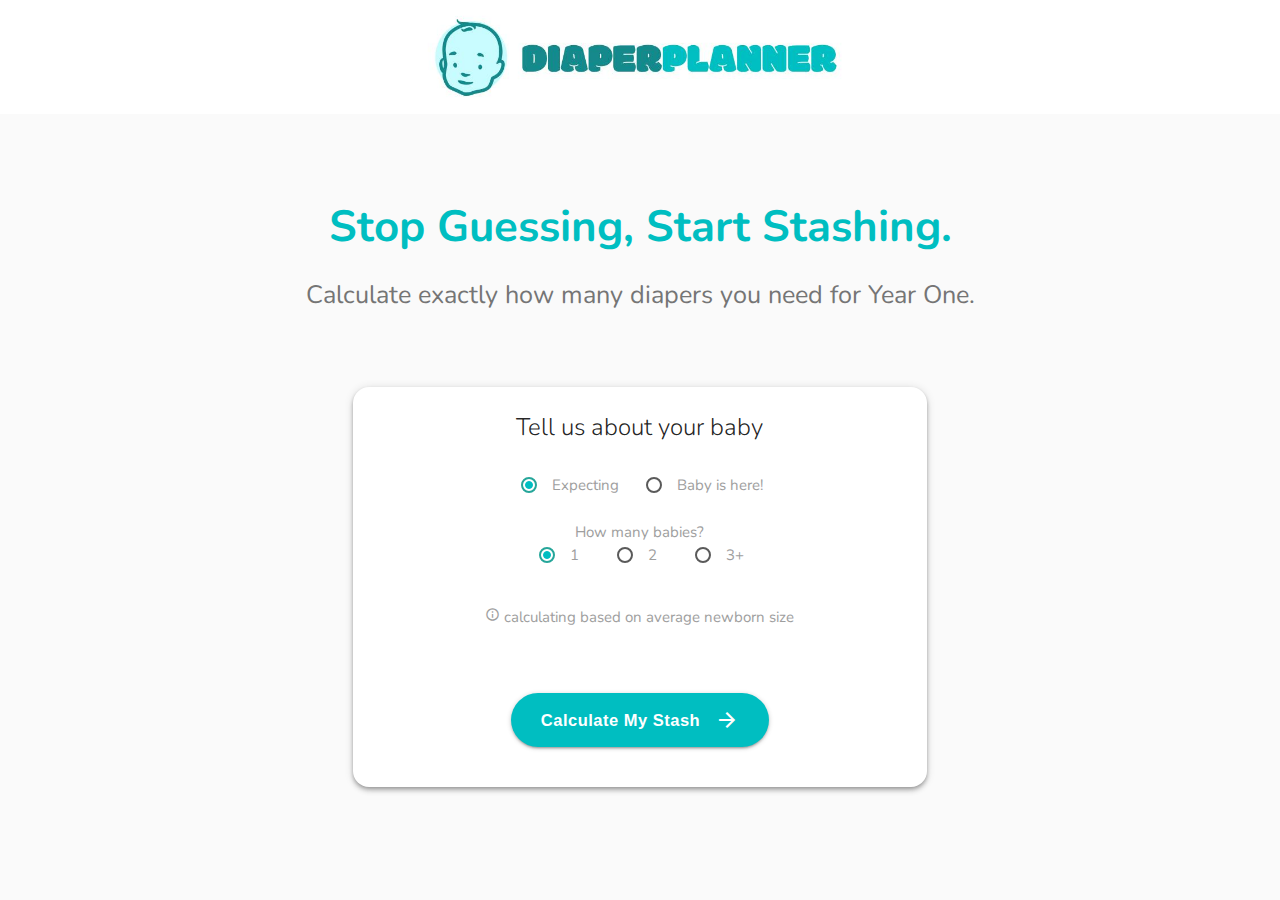
<file: index.html>
<!DOCTYPE html>
<html lang="en">
<head>
    <meta charset="UTF-8">
    <meta name="viewport" content="width=device-width, initial-scale=1.0">
    <title>DiaperPlanner | Your Plan for Happy Babies</title>
    <!-- Materialize CSS -->
    <link rel="stylesheet" href="https://cdnjs.cloudflare.com/ajax/libs/materialize/1.0.0/css/materialize.min.css">
    <!-- Material Icons -->
    <link href="https://fonts.googleapis.com/icon?family=Material+Icons" rel="stylesheet">
    <!-- Google Fonts -->
    <link href="https://fonts.googleapis.com/css2?family=Nunito:wght@400;600;700&display=swap" rel="stylesheet">
    <link rel="stylesheet" href="styles.css">
    <link rel="stylesheet" href="brand.css">
</head>
<body class="grey lighten-5">

    <!-- Navigation -->
    <nav class="white z-depth-0" style="height: 114px;">
        <!-- Impact Verification -->
        <p style="display:none;">Impact-Site-Verification: 7679ee17-fb50-48fb-9899-08d0aaae4ebe</p>
        <div class="nav-wrapper container">
            <a href="#" class="brand-logo center">
                <img src="assets/logo.jpg" alt="DiaperPlanner" style="height: 100px; margin-top: 7px;">
            </a>
        </div>
    </nav>

    <main class="container">
        <!-- Hero Section -->
        <div class="section center-align hero-section">
            <h3 class="header teal-text text-lighten-2">Stop Guessing, Start Stashing.</h3>
            <p class="grey-text text-darken-1 flow-text">Calculate exactly how many diapers you need for Year One.</p>
        </div>

        <!-- CALCULATOR CARD -->
        <div class="row">
            <div class="col s12 m10 offset-m1 l8 offset-l2">
                <div class="card hoverable z-depth-2" style="border-radius: 16px;">
                    <div class="card-content">
                        <span class="card-title center-align mb-4">Tell us about your baby</span>
                        
                        <!-- Question 1: Status -->
                        <div class="row mb-3">
                            <div class="col s12 center-align">
                                <label class="radio-card-label">
                                    <input class="with-gap" name="baby-status" type="radio" value="expecting" checked onchange="app.toggleBabyInput()" />
                                    <span>Expecting</span>
                                </label>
                                <label class="radio-card-label">
                                    <input class="with-gap" name="baby-status" type="radio" value="born" onchange="app.toggleBabyInput()" />
                                    <span>Baby is here!</span>
                                </label>
                            </div>
                        </div>

                        <!-- Question 2: Multiples -->
                        <div class="row mb-3 center-align">
                            <p class="grey-text">How many babies?</p>
                            <label class="radio-circle">
                                <input class="with-gap" name="baby-count" type="radio" value="1" checked />
                                <span>1</span>
                            </label>
                            <label class="radio-circle">
                                <input class="with-gap" name="baby-count" type="radio" value="2" />
                                <span>2</span>
                            </label>
                            <label class="radio-circle">
                                <input class="with-gap" name="baby-count" type="radio" value="3" />
                                <span>3+</span>
                            </label>
                        </div>

                        <!-- Dynamic Inputs -->
                        <div class="row" id="expecting-inputs">
                            <div class="input-field col s12 center-align">
                                <p class="grey-text lighten-1"><i class="material-icons tiny">info_outline</i> calculating based on average newborn size</p>
                            </div>
                        </div>

                        <div class="row hidden" id="born-inputs">
                            <div class="input-field col s6">
                                <input id="baby-age" type="number" step="0.5" class="validate">
                                <label for="baby-age">Age (Months)</label>
                            </div>
                            <div class="input-field col s6">
                                <input id="current-weight" type="number" step="0.1" class="validate">
                                <label for="current-weight">Weight (lbs)</label>
                            </div>
                        </div>

                        <div class="card-action center-align pt-4" style="border:none;">
                            <button class="btn-large waves-effect waves-light teal lighten-1 btn-rounded" onclick="app.calculate()">
                                Calculate My Stash <i class="material-icons right">arrow_forward</i>
                            </button>
                        </div>
                    </div>
                </div>
            </div>
        </div>

        <!-- RESULTS SECTION (Initially Hidden) -->
        <div id="results-section" class="hidden transition-fade">
            <div class="row">
                <div class="col s12 center-align">
                    <h4 class="teal-text text-lighten-2">Your Diaper Roadmap</h4>
                </div>
            </div>

            <!-- Stats Cards -->
            <div class="row">
                <div class="col s12 m4">
                    <div class="card-panel center-align white z-depth-1 hoverable">
                        <i class="material-icons teal-text lighten-3 medium">date_range</i>
                        <h5 id="weekly-count" class="teal-text text-darken-3">0</h5>
                        <span class="grey-text">Diapers / Week</span>
                    </div>
                </div>
                <div class="col s12 m4">
                    <div class="card-panel center-align white z-depth-1 hoverable">
                        <i class="material-icons teal-text lighten-3 medium">inventory_2</i>
                        <h5 id="year-count" class="teal-text text-darken-3">0</h5>
                        <span class="grey-text">Total First Year</span>
                    </div>
                </div>
                <div class="col s12 m4">
                    <div class="card-panel center-align white z-depth-1 hoverable">
                        <i class="material-icons teal-text lighten-3 medium">attach_money</i>
                        <h5 id="cost-est" class="teal-text text-darken-3">$0</h5>
                        <span class="grey-text">Est. Cost</span>
                    </div>
                </div>
            </div>

            <!-- Tabs -->
            <div class="row">
                <div class="col s12">
                    <ul class="tabs tabs-fixed-width z-depth-1" style="border-radius: 8px;">
                        <li class="tab col s6"><a class="active" href="#tab-stockpile">Stockpile List</a></li>
                        <li class="tab col s6"><a href="#tab-schedule">Usage Schedule</a></li>
                    </ul>
                </div>
                
                <div id="tab-stockpile" class="col s12" style="margin-top: 20px;">
                    <div class="collection with-header" id="stockpile-list" style="border-radius: 8px; border: none; box-shadow: 0 2px 5px rgba(0,0,0,0.05);">
                        <!-- Injected via JS -->
                    </div>
                </div>

                <div id="tab-schedule" class="col s12" style="margin-top: 20px;">
                    <table class="highlight centered white z-depth-1" style="border-radius: 8px;">
                        <thead>
                            <tr>
                                <th>Size</th>
                                <th>Age Range (est)</th>
                                <th>Daily Usage</th>
                            </tr>
                        </thead>
                        <tbody id="schedule-body">
                            <!-- Injected via JS -->
                        </tbody>
                    </table>
                </div>
            </div>

            <!-- CTA to Phase 2 -->
            <div class="row center-align" style="margin-top: 40px;">
                <div class="col s12">
                    <div class="card-panel teal lighten-5 z-depth-0">
                        <h5 class="teal-text text-darken-2">You know the count (<span id="bridge-total">0</span>). Now pick the brand.</h5>
                        <p>Don't just buy random boxes. Find the perfect fit for your budget & lifestyle.</p>
                        <button class="btn waves-effect waves-light teal darken-1 btn-rounded" onclick="app.startSurvey()">
                            Find My Perfect Brand <i class="material-icons right">search</i>
                        </button>
                    </div>
                </div>
            </div>
        </div>

        <!-- SURVEY SECTION -->
        <div id="survey-section" class="hidden transition-fade" style="padding-top: 40px;">
            <div class="row">
                <div class="col s12 m8 offset-m2">
                    <div class="card z-depth-2" style="border-radius: 16px;">
                        <div class="card-content">
                            <span class="card-title center-align teal-text">Fit & Feel Survey</span>
                            
                            <!-- Q1 -->
                            <div class="section">
                                <h6>1. Skin Sensitivity?</h6>
                                <p>
                                    <label>
                                        <input name="s-skin" type="radio" value="normal" checked />
                                        <span>Normal (Tough cookie)</span>
                                    </label>
                                </p>
                                <p>
                                    <label>
                                        <input name="s-skin" type="radio" value="sensitive" />
                                        <span>Sensitive (Prone to rashes)</span>
                                    </label>
                                </p>
                            </div>
                            <div class="divider"></div>

                            <!-- Q2 -->
                            <div class="section">
                                <h6>2. Budget Priority?</h6>
                                <p>
                                    <label>
                                        <input name="s-budget" type="radio" value="value" checked />
                                        <span>Best Value (I need volume!)</span>
                                    </label>
                                </p>
                                <p>
                                    <label>
                                        <input name="s-budget" type="radio" value="mid" />
                                        <span>Mid-Range (Balance)</span>
                                    </label>
                                </p>
                                <p>
                                    <label>
                                        <input name="s-budget" type="radio" value="premium" />
                                        <span>Premium (Only the best)</span>
                                    </label>
                                </p>
                            </div>
                            <div class="divider"></div>

                            <!-- Q3 -->
                            <div class="section">
                                <h6>3. Lifestyle / Concern?</h6>
                                <p>
                                    <label>
                                        <input name="s-activity" type="radio" value="active" checked />
                                        <span>Active Day (Crawling/Walking)</span>
                                    </label>
                                </p>
                                <p>
                                    <label>
                                        <input name="s-activity" type="radio" value="night" />
                                        <span>Nighttime Leaks (Help!)</span>
                                    </label>
                                </p>
                            </div>

                            <div class="center-align pt-4">
                                <button class="btn-large waves-effect waves-light orange lighten-1 btn-rounded" onclick="app.getRecommendation()">
                                    Reveal Recommendation
                                </button>
                            </div>
                        </div>
                    </div>
                </div>
            </div>
        </div>

        <!-- RECOMMENDATION SECTION -->
        <div id="recommendation-section" class="hidden transition-fade" style="padding-bottom: 80px;">
            <div class="row">
                <div class="col s12 m8 offset-m2">
                    <div class="card horizontal hoverable z-depth-3" style="border-radius: 16px; overflow: hidden;">
                        <div class="card-image teal lighten-4 valign-wrapper center-align hide-on-small-only" style="width: 30%;">
                            <i class="material-icons white-text" style="font-size: 6rem; width: 100%;">verified</i>
                        </div>
                        <div class="card-stacked">
                            <div class="card-content">
                                <span class="new badge orange" data-badge-caption="Match">Top</span>
                                <h4 id="rec-name" class="teal-text text-darken-3 header">Brand Name</h4>
                                <p id="rec-reason" class="grey-text text-darken-1">Why this fits your needs...</p>
                                
                                <div class="section">
                                    <h6 class="teal-text">Why we picked this:</h6>
                                    <ul id="rec-bullets" class="browser-default">
                                        <!-- Dynamic Bullets -->
                                    </ul>
                                </div>

                                <!-- Subscription Savings Calculator -->
                                <div id="sub-savings-box" class="card-panel green lighten-5 z-depth-0 hidden" style="border: 1px solid #c8e6c9;">
                                    <span class="green-text text-darken-3">
                                        <i class="material-icons left tiny">savings</i>
                                        Subscribe & Save: Save <strong>$<span id="sub-savings-amt">0</span></strong>/year
                                    </span>
                                </div>
                            </div>
                            <div class="card-action teal lighten-5 right-align" style="display: flex; justify-content: flex-end; gap: 10px; flex-wrap: wrap;">
                                <a id="rec-link" href="#" target="_blank" class="btn waves-effect waves-light teal darken-1 btn-rounded">
                                    Buy on Amazon <i class="material-icons right">open_in_new</i>
                                </a>
                                <a id="sub-link" href="#" target="_blank" class="btn-flat waves-effect waves-green teal-text text-darken-1">
                                    Subscribe (Save 5-15%)
                                </a>
                            </div>
                        </div>
                    </div>
                </div>
            </div>
        </div>

    </main>

    <!-- Scripts -->
    <script src="https://cdnjs.cloudflare.com/ajax/libs/materialize/1.0.0/js/materialize.min.js"></script>
    <script src="script.js?v=2"></script>
</body>
</html>
</file>
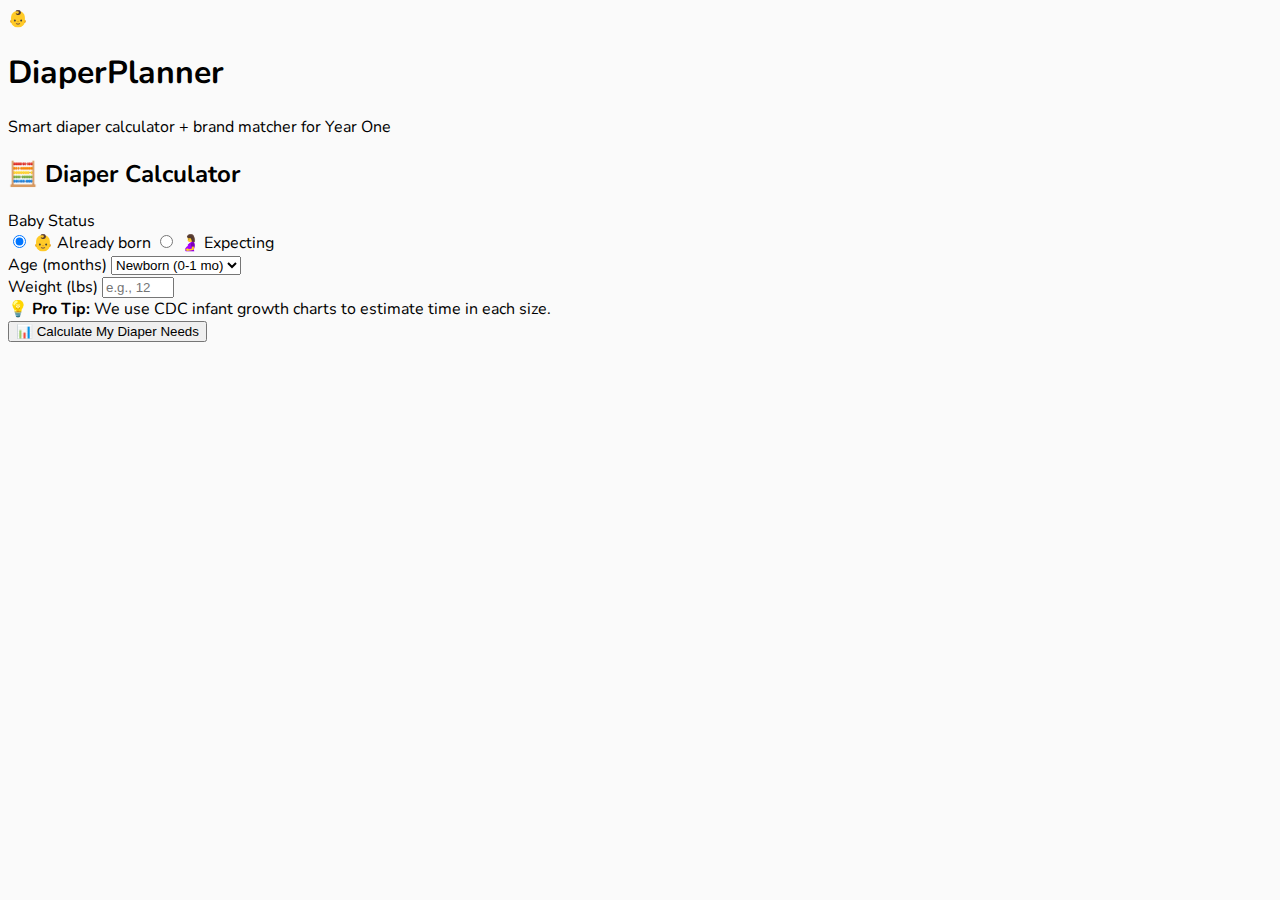
<file: current_draft.html>
<!DOCTYPE html>
<html lang="en">
<head>
<meta charset="UTF-8">
<meta name="viewport" content="width=device-width, initial-scale=1.0">
<title>DiaperPlanner.com - Smart Diaper Calculator</title>
<link href="https://fonts.googleapis.com/css2?family=Nunito:wght@400;600;700;800&display=swap" rel="stylesheet">
<link rel="stylesheet" href="styles.css">
</head>
<body>
<header>
<div class="logo">👶</div>
<h1>DiaperPlanner</h1>
<p>Smart diaper calculator + brand matcher for Year One</p>
</header>
<div class="container">
<div class="card" id="calculator-section">
<h2>🧮 Diaper Calculator</h2>
<div class="form-group">
<label>Baby Status</label>
<div class="input-row">
<label class="survey-option">
<input type="radio" name="baby-status" value="born" checked onchange="toggleBabyInput()">
<span>👶</span> Already born
</label>
<label class="survey-option">
<input type="radio" name="baby-status" value="expecting" onchange="toggleBabyInput()">
<span>🤰</span> Expecting
</label>
</div>
</div>
<div id="born-inputs">
<div class="input-row">
<div class="form-group">
<label for="baby-age">Age (months)</label>
<select id="baby-age">
<option value="0">Newborn (0-1 mo)</option>
<option value="1">1 month</option>
<option value="2">2 months</option>
<option value="3">3 months</option>
<option value="4">4 months</option>
<option value="5">5 months</option>
<option value="6">6 months</option>
<option value="7">7 months</option>
<option value="8">8 months</option>
<option value="9">9 months</option>
<option value="10">10 months</option>
<option value="11">11 months</option>
<option value="12">12+ months</option>
</select>
</div>
<div class="form-group">
<label for="current-weight">Weight (lbs)</label>
<input type="number" id="current-weight" placeholder="e.g., 12" min="4" max="45" step="0.5">
</div>
</div>
</div>
<div id="expecting-inputs" class="hidden">
<div class="form-group">
<label for="due-date">Due Date</label>
<input type="date" id="due-date">
</div>
</div>
<div class="tip-box">
<strong>💡 Pro Tip:</strong> We use CDC infant growth charts to estimate time in each size.
</div>
<button class="btn" onclick="calculateDiapers()">📊 Calculate My Diaper Needs</button>
</div>
<div id="results-section" class="hidden">
<div class="card results-section">
<h2>📊 Your Diaper Forecast</h2>
<div class="stat-grid">
<div class="stat-box">
<div class="number" id="weekly-total">--</div>
<div class="label">This Week</div>
</div>
<div class="stat-box">
<div class="number" id="monthly-total">--</div>
<div class="label">This Month</div>
</div>
<div class="stat-box">
<div class="number" id="year-total">--</div>
<div class="label">Year One</div>
</div>
<div class="stat-box">
<div class="number" id="current-size-display">--</div>
<div class="label">Current Size</div>
</div>
</div>
<div class="tab-nav">
<button class="tab-btn active" onclick="showTab('weekly')">📅 Weekly</button>
<button class="tab-btn" onclick="showTab('annual')">📆 Annual</button>
<button class="tab-btn" onclick="showTab('stockpile')">📦 Stockpile</button>
</div>
<div id="weekly-tab" class="tab-content active">
<h3>This Week</h3>
<div class="weekly-breakdown" id="weekly-breakdown"></div>
</div>
<div id="annual-tab" class="tab-content">
<h3>Year One Breakdown</h3>
<table class="size-table">
<thead>
<tr><th>Size</th><th>Weight</th><th>Age</th><th>Weeks</th><th>Daily</th><th>Total</th></tr>
</thead>
<tbody id="annual-breakdown"></tbody>
</table>
</div>
<div id="stockpile-tab" class="tab-content">
<h3>Stockpile Guide</h3>
<p class="subtitle">Boxes to buy (100-150 diapers each)</p>
<div class="stockpile-grid" id="stockpile-grid"></div>
</div>
</div>
<div class="cta-banner" id="survey-cta">
<h3>🎯 Find your perfect brand!</h3>
<p>30-second Fit & Feel Survey</p>
</file>
<file: brand.css>
/* --- BRAND OVERRIDES (Logo Match) --- */
:root {
    --brand-primary: #00bec1;
    --brand-dark: #008e91;
    --brand-light: #c9fcff;  /* From logo background */
    --brand-bg: #e5feff;     /* Very light background */
}

/* Text Colors */
.teal-text.text-lighten-2, 
.teal-text.text-darken-3, 
.teal-text.text-darken-2,
.teal-text {
    color: var(--brand-primary) !important;
}

h3.teal-text, h4.teal-text {
    color: var(--brand-primary) !important;
}

/* Background Colors */
.teal.lighten-1,
.teal.darken-1 {
    background-color: var(--brand-primary) !important;
}

.teal.lighten-5 {
    background-color: var(--brand-bg) !important;
}

.teal.lighten-4 {
    background-color: var(--brand-light) !important;
}

/* Buttons */
.btn, .btn-large {
    background-color: var(--brand-primary) !important;
}
.btn:hover, .btn-large:hover {
    background-color: var(--brand-dark) !important;
}

/* Input Focus */
input:not([type]):focus:not([readonly]),
input[type=number]:not([readonly]):focus {
    border-bottom: 1px solid var(--brand-primary) !important;
    box-shadow: 0 1px 0 0 var(--brand-primary) !important;
}
input:not([type]):focus:not([readonly]) + label,
input[type=number]:not([readonly]):focus + label {
    color: var(--brand-primary) !important;
}

/* Radio Buttons */
[type="radio"]:checked + span:after,
[type="radio"].with-gap:checked + span:after {
    background-color: var(--brand-primary) !important;
    border: 2px solid var(--brand-primary) !important;
}

/* Custom Component Overrides */
.stock-size {
    color: var(--brand-primary);
}

.stock-boxes {
    background: var(--brand-light);
    color: var(--brand-dark);
}

.card-title.teal-text {
    color: var(--brand-primary) !important;
}
</file>
<file: styles.css>
/* Custom Styles complementing Materialize */

body {
    font-family: 'Nunito', sans-serif;
    background-color: #fafafa;
}

/* Transitions */
.hidden {
    display: none !important;
}

.transition-fade {
    animation: fadeIn 0.8s ease-in-out;
}

@keyframes fadeIn {
    from { opacity: 0; transform: translateY(10px); }
    to { opacity: 1; transform: translateY(0); }
}

/* Utilities */
.mb-3 { margin-bottom: 1.5rem !important; }
.mb-4 { margin-bottom: 2rem !important; }
.pt-4 { padding-top: 2rem !important; }

/* Hero Section */
.hero-section {
    padding: 60px 0 40px;
}
.hero-section h3 {
    font-weight: 700;
}

/* Rounded Buttons */
.btn-rounded {
    border-radius: 50px;
    text-transform: none;
    font-weight: 700;
    font-size: 1.1rem;
    padding: 0 30px;
}

/* Radio Cards (Expecting vs Born) */
.radio-card-label {
    margin: 0 10px;
    cursor: pointer;
}
/* Overriding Materialize radio styles for bigger hit area if needed, 
   but standard Materialize radio buttons look decent. 
   Let's just keep them clean. */

/* Radio Circle (Baby Count) */
.radio-circle {
    display: inline-block;
    margin: 0 15px;
}
.radio-circle span {
    font-size: 1.2rem;
    padding-left: 28px; /* space for the radio circle */
}

/* Cards */
.card {
    border: none;
}
.card-title {
    font-weight: 700;
}

/* Results Section */
.card-panel h5 {
    font-weight: 700;
    margin: 10px 0 5px;
}

/* Stockpile List Items */
.stockpile-item {
    display: flex;
    justify-content: space-between;
    align-items: center;
    padding: 15px 20px;
    border-bottom: 1px solid #f1f1f1;
}
.stockpile-item:last-child {
    border-bottom: none;
}
.stock-size {
    font-weight: 700;
    color: #26a69a; /* teal lighten-1 */
    font-size: 1.1rem;
}
.stock-qty {
    font-weight: 600;
    color: #424242;
}
.stock-boxes {
    background: #e0f2f1; /* teal lighten-5 */
    padding: 5px 10px;
    border-radius: 12px;
    color: #00695c;
    font-size: 0.9rem;
    font-weight: 600;
}

/* Tables */
table.highlight > tbody > tr:hover {
    background-color: #e0f2f1;
}

/* Form inputs focus color override */
input:not([type]):focus:not([readonly]),
input[type=text]:not(.browser-default):focus:not([readonly]),
input[type=password]:not(.browser-default):focus:not([readonly]),
input[type=email]:not(.browser-default):focus:not([readonly]),
input[type=url]:not(.browser-default):focus:not([readonly]),
input[type=time]:not(.browser-default):focus:not([readonly]),
input[type=date]:not(.browser-default):focus:not([readonly]),
input[type=datetime]:not(.browser-default):focus:not([readonly]),
input[type=datetime-local]:not(.browser-default):focus:not([readonly]),
input[type=tel]:not(.browser-default):focus:not([readonly]),
input[type=number]:not(.browser-default):focus:not([readonly]),
input[type=search]:not(.browser-default):focus:not([readonly]),
textarea.materialize-textarea:focus:not([readonly]) {
    border-bottom: 1px solid #26a69a;
    box-shadow: 0 1px 0 0 #26a69a;
}
input:not([type]):focus:not([readonly]) + label,
input[type=number]:not(.browser-default):focus:not([readonly]) + label {
    color: #26a69a;
}
</file>
